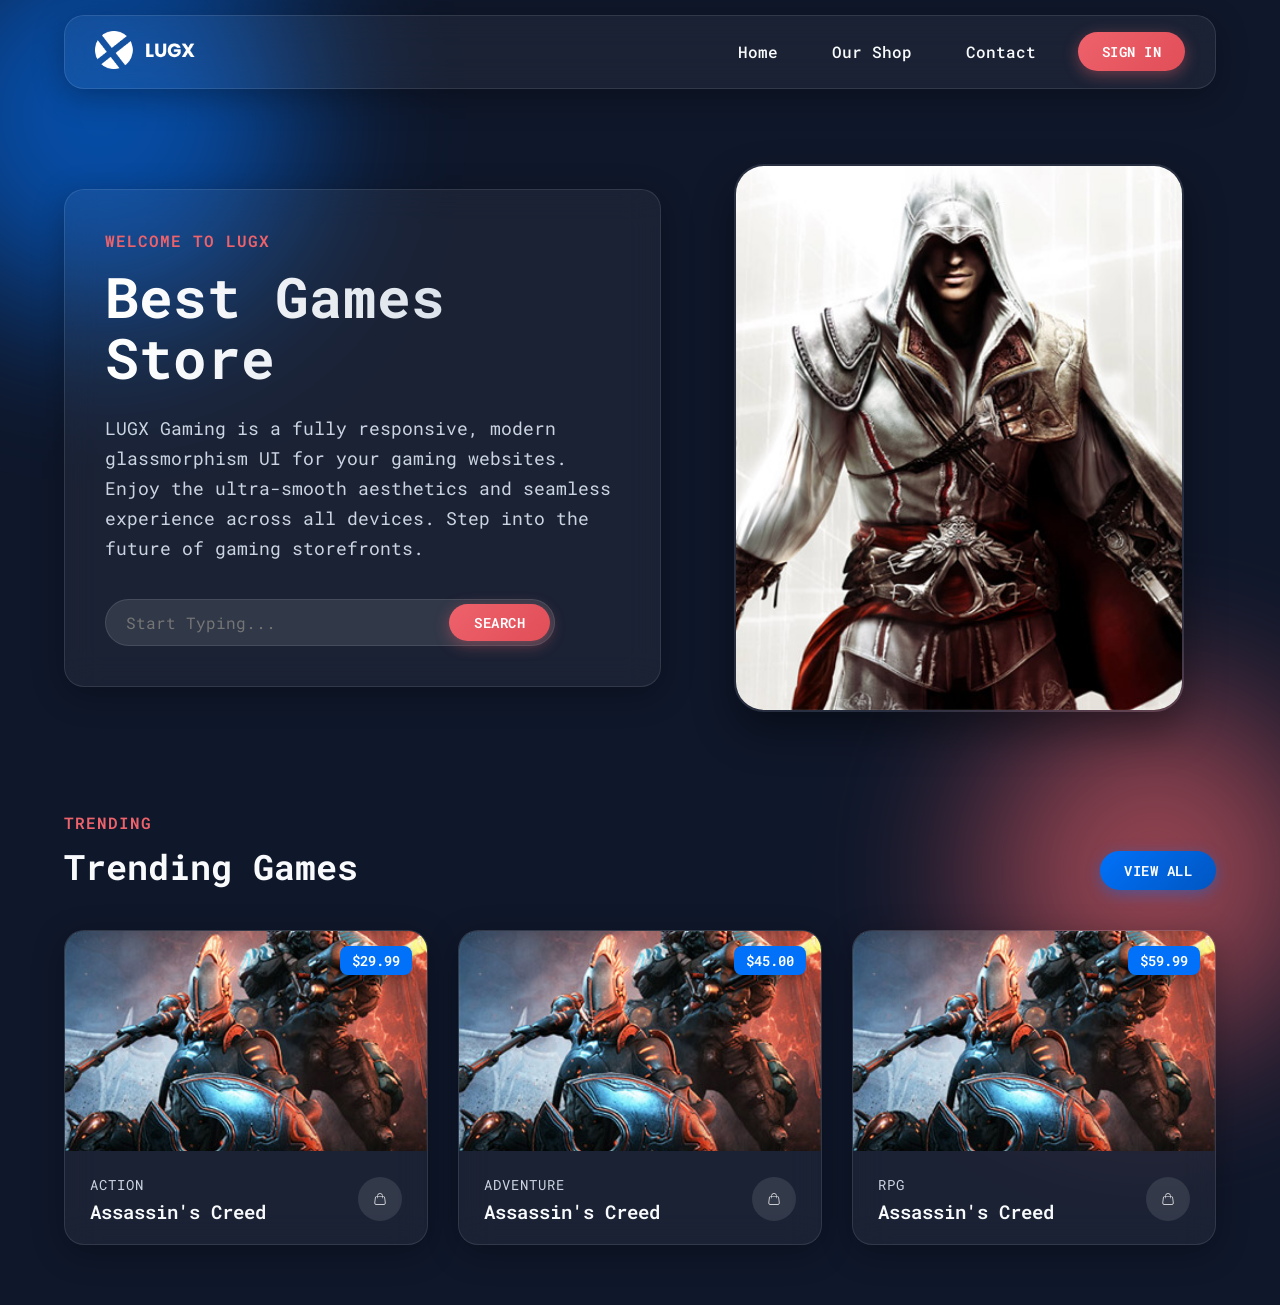
<file: index.html>
<!doctype html>
<html lang="en">
<head>
  <meta charset="UTF-8" />
  <meta name="viewport" content="width=device-width, initial-scale=1.0" />
  
  <!--Font-->
  <link rel="preconnect" href="https://fonts.googleapis.com" />
  <link rel="preconnect" href="https://fonts.gstatic.com" crossorigin />
  <link
    href="https://fonts.googleapis.com/css2?family=Roboto+Mono:ital,wght@0,100..700;1,100..700&display=swap"
    rel="stylesheet"
  />

  <title>Alsaie Store - Modern Gaming</title>

  <!--Connect the css-->
  <link rel="stylesheet" href="style.css" />
</head>

<body>
  <!-- Background animated blobs -->
  <div class="blob blob-1"></div>
  <div class="blob blob-2"></div>

  <!--Header-->
  <header class="header glass-panel">
    <!--Logo-->
    <a href="#" class="logo-link">
      <img class="logo" src="logo.png" alt="Lugx Logo" />
    </a>

    <!--Links and buttons-->
    <nav class="nav-links" id="nav-links">
      <a href="#" class="nav-item">Home</a>
      <a href="#" class="nav-item">Our Shop</a>
      <a href="#" class="nav-item">Contact</a>
      <button class="btn btn-primary">Sign in</button>
    </nav>
    
    <!-- Mobile Menu Toggle -->
    <div class="menu-toggle" id="mobile-menu">
      <span></span>
      <span></span>
      <span></span>
    </div>
  </header>

  <main class="main-content">
    <!--Landing page-->
    <section class="landing-page">
      <!--Left side-->
      <div class="landing-page-left glass-panel">
        <div class="hero-text">
          <span class="subtitle">Welcome to lugx</span>
          <h1>Best Games Store</h1>
          <p>
            LUGX Gaming is a fully responsive, modern glassmorphism UI for your
            gaming websites. Enjoy the ultra-smooth aesthetics and seamless experience
            across all devices. Step into the future of gaming storefronts.
          </p>
        </div>

        <div class="search-container">
          <input type="text" placeholder="Start Typing..."/>
          <button class="btn btn-primary">Search</button>
        </div>
      </div>

      <!--Right side-->
      <div class="hero-image-wrapper">
        <img class="hero-image floating" src="banner-image.jpg" alt="Banner Image" />
      </div>
    </section>

    <!--Trending Games-->
    <section class="trending-container">
      <div class="section-header">
        <div class="header-titles">
          <span class="subtitle">Trending</span>
          <h2>Trending Games</h2>
        </div>
        <button class="btn btn-secondary">View All</button>
      </div>

      <div class="trending-cards">
        <div class="card glass-panel">
          <div class="card-img-wrapper">
             <img class="thumb" src="trending-01.jpg" alt="Trending Game 1" />
             <div class="price-tag">$29.99</div>
          </div>
          <div class="card-info">
            <div class="card-name">
              <p class="category">Action</p>
              <h3>Assassin's Creed</h3>
            </div>
            <a href="#" class="buy-btn">
              <img src="online-shopping.png" alt="Buy" />
            </a>
          </div>
        </div>

        <div class="card glass-panel">
          <div class="card-img-wrapper">
             <img class="thumb" src="trending-01.jpg" alt="Trending Game 2" />
             <div class="price-tag">$45.00</div>
          </div>
          <div class="card-info">
            <div class="card-name">
              <p class="category">Adventure</p>
              <h3>Assassin's Creed</h3>
            </div>
            <a href="#" class="buy-btn">
              <img src="online-shopping.png" alt="Buy" />
            </a>
          </div>
        </div>

        <div class="card glass-panel">
          <div class="card-img-wrapper">
             <img class="thumb" src="trending-01.jpg" alt="Trending Game 3" />
             <div class="price-tag">$59.99</div>
          </div>
          <div class="card-info">
            <div class="card-name">
              <p class="category">RPG</p>
              <h3>Assassin's Creed</h3>
            </div>
            <a href="#" class="buy-btn">
              <img src="online-shopping.png" alt="Buy" />
            </a>
          </div>
        </div>
      </div>
    </section>
  </main>

  <!-- JavaScript for Mobile Menu Toggle -->
  <script>
    const mobileMenuBtn = document.getElementById('mobile-menu');
    const navLinks = document.getElementById('nav-links');

    mobileMenuBtn.addEventListener('click', () => {
      navLinks.classList.toggle('active');
    });
  </script>
</body>
</html>
</file>
<file: style.css>
/* GLOBAL STYLES & VARIABLES */
:root {
    --primary: #ee626b;
    --primary-hover: #ff747e;
    --secondary: #0171f9;
    --secondary-hover: #2386fe;
    --bg-dark: #0f172a;
    --text-main: #f8fafc;
    --text-muted: #cbd5e1;
    --glass-bg: rgba(255, 255, 255, 0.05);
    --glass-border: rgba(255, 255, 255, 0.1);
    --glass-blur: blur(16px);
    --glass-shadow: 0 8px 32px 0 rgba(0, 0, 0, 0.3);
}

* {
    box-sizing: border-box;
    margin: 0;
    padding: 0;
}

body {
    font-family: "Roboto Mono", monospace;
    background-color: var(--bg-dark);
    color: var(--text-main);
    min-height: 100vh;
    overflow-x: hidden;
    position: relative;
}

/* BACKGROUND BLOBS FOR LIQUID GLASS EFFECT */
.blob {
    position: absolute;
    filter: blur(80px);
    z-index: -1;
    opacity: 0.6;
    border-radius: 50%;
    animation: float 10s infinite ease-in-out alternate;
}

.blob-1 {
    background: var(--secondary);
    width: 400px;
    height: 400px;
    top: -100px;
    left: -100px;
}

.blob-2 {
    background: var(--primary);
    width: 350px;
    height: 350px;
    bottom: 20%;
    right: -50px;
    animation-delay: -5s;
}

@keyframes float {
    0% {
        transform: translateY(0) scale(1);
    }

    100% {
        transform: translateY(50px) scale(1.1);
    }
}

@keyframes float-hero {
    0% {
        transform: translateY(0);
    }

    50% {
        transform: translateY(-15px);
    }

    100% {
        transform: translateY(0);
    }
}

/* LIQUID GLASS UTILITY */
.glass-panel {
    background: var(--glass-bg);
    backdrop-filter: var(--glass-blur);
    -webkit-backdrop-filter: var(--glass-blur);
    /* Safari */
    border: 1px solid var(--glass-border);
    box-shadow: var(--glass-shadow);
    border-radius: 20px;
}

/* BUTTONS */
.btn {
    font-family: "Roboto Mono", monospace;
    font-weight: 600;
    border: none;
    padding: 10px 24px;
    border-radius: 30px;
    cursor: pointer;
    transition: all 0.3s ease;
    font-size: 14px;
    text-transform: uppercase;
    letter-spacing: 0.5px;
}

.btn-primary {
    background: linear-gradient(135deg, var(--primary), #e14e58);
    color: white;
    box-shadow: 0 4px 15px rgba(238, 98, 107, 0.4);
}

.btn-primary:hover {
    background: linear-gradient(135deg, var(--primary-hover), var(--primary));
    transform: translateY(-2px);
    box-shadow: 0 6px 20px rgba(238, 98, 107, 0.6);
}

.btn-secondary {
    background: linear-gradient(135deg, var(--secondary), #0056c1);
    color: white;
    box-shadow: 0 4px 15px rgba(1, 113, 249, 0.4);
}

.btn-secondary:hover {
    background: linear-gradient(135deg, var(--secondary-hover), var(--secondary));
    transform: translateY(-2px);
    box-shadow: 0 6px 20px rgba(1, 113, 249, 0.6);
}

/* HEADER */
.header {
    position: sticky;
    top: 15px;
    z-index: 1000;
    display: flex;
    justify-content: space-between;
    align-items: center;
    margin: 15px 5%;
    padding: 15px 30px;
}

.logo {
    width: 100px;
    transition: transform 0.3s ease;
}

.logo:hover {
    transform: scale(1.05);
}

.nav-links {
    display: flex;
    align-items: center;
    gap: 30px;
}

.nav-item {
    color: var(--text-main);
    text-decoration: none;
    font-weight: 500;
    padding: 8px 12px;
    border-radius: 12px;
    transition: all 0.3s ease;
    position: relative;
}

.nav-item::after {
    content: '';
    position: absolute;
    width: 0;
    height: 2px;
    bottom: 0;
    left: 50%;
    background-color: var(--primary);
    transition: all 0.3s ease;
    transform: translateX(-50%);
}

.nav-item:hover {
    color: var(--primary);
    background: rgba(255, 255, 255, 0.05);
}

.nav-item:hover::after {
    width: 80%;
}

.menu-toggle {
    display: none;
    flex-direction: column;
    gap: 5px;
    cursor: pointer;
}

.menu-toggle span {
    width: 25px;
    height: 3px;
    background-color: var(--text-main);
    border-radius: 3px;
}

/* MAIN CONTENT LAYOUT */
.main-content {
    padding: 20px 5% 60px;
}

/* LANDING PAGE */
.landing-page {
    display: flex;
    justify-content: space-between;
    align-items: center;
    padding: 40px 0 80px;
    gap: 40px;
}

.landing-page-left {
    flex: 1;
    max-width: 600px;
    padding: 40px;
}

.hero-text .subtitle {
    color: var(--primary);
    font-weight: 600;
    letter-spacing: 1px;
    text-transform: uppercase;
    display: block;
    margin-bottom: 15px;
}

.hero-text h1 {
    font-size: 3.5rem;
    line-height: 1.1;
    margin-bottom: 25px;
    background: linear-gradient(to right, #fff, var(--text-muted));
    -webkit-background-clip: text;
    -webkit-text-fill-color: transparent;
}

.hero-text p {
    color: var(--text-muted);
    line-height: 1.7;
    margin-bottom: 35px;
    font-size: 1.1rem;
}

.search-container {
    display: flex;
    gap: 15px;
    position: relative;
    width: 100%;
    max-width: 450px;
}

.search-container input {
    flex: 1;
    background: rgba(255, 255, 255, 0.1);
    border: 1px solid var(--glass-border);
    border-radius: 30px;
    padding: 12px 20px;
    color: white;
    font-family: inherit;
    font-size: 1rem;
    outline: none;
    transition: all 0.3s ease;
}

.search-container input:focus {
    background: rgba(255, 255, 255, 0.15);
    border-color: var(--secondary);
    box-shadow: 0 0 15px rgba(1, 113, 249, 0.3);
}

.search-container button {
    position: absolute;
    right: 5px;
    top: 5px;
    bottom: 5px;
    padding: 0 25px;
}

.hero-image-wrapper {
    flex: 1;
    display: flex;
    justify-content: center;
    align-items: center;
}

.hero-image {
    width: 100%;
    max-width: 450px;
    border-radius: 30px;
    box-shadow: 0 20px 40px rgba(0, 0, 0, 0.4);
    animation: float-hero 6s infinite ease-in-out;
    border: 2px solid var(--glass-border);
}

/* TRENDING SECTION */
.trending-container {
    margin-top: 20px;
}

.section-header {
    display: flex;
    justify-content: space-between;
    align-items: flex-end;
    margin-bottom: 40px;
}

.header-titles .subtitle {
    color: var(--primary);
    font-weight: 600;
    text-transform: uppercase;
    letter-spacing: 1px;
}

.header-titles h2 {
    font-size: 2.2rem;
    margin-top: 10px;
}

.trending-cards {
    display: grid;
    grid-template-columns: repeat(auto-fit, minmax(260px, 1fr));
    gap: 30px;
}

.card {
    transition: transform 0.3s ease, box-shadow 0.3s ease;
    overflow: hidden;
    display: flex;
    flex-direction: column;
}

.card:hover {
    transform: translateY(-10px);
    box-shadow: 0 15px 35px rgba(0, 0, 0, 0.4);
    border-color: rgba(255, 255, 255, 0.2);
}

.card-img-wrapper {
    position: relative;
    width: 100%;
    overflow: hidden;
}

.card .thumb {
    width: 100%;
    height: 220px;
    object-fit: cover;
    transition: transform 0.5s ease;
}

.card:hover .thumb {
    transform: scale(1.05);
}

.price-tag {
    position: absolute;
    top: 15px;
    right: 15px;
    background: var(--secondary);
    color: white;
    padding: 5px 12px;
    border-radius: 8px;
    font-weight: 600;
    font-size: 0.9rem;
    box-shadow: 0 4px 10px rgba(0, 0, 0, 0.3);
}

.card-info {
    display: flex;
    justify-content: space-between;
    align-items: center;
    padding: 20px 25px;
}

.card-name .category {
    color: var(--text-muted);
    font-size: 0.9rem;
    margin-bottom: 5px;
    text-transform: uppercase;
    letter-spacing: 1px;
}

.card-name h3 {
    font-size: 1.2rem;
    font-weight: 600;
}

.buy-btn {
    background: rgba(255, 255, 255, 0.1);
    padding: 12px;
    border-radius: 50%;
    display: flex;
    align-items: center;
    justify-content: center;
    transition: all 0.3s ease;
}

.buy-btn img {
    width: 20px;
    filter: brightness(0) invert(1);
}

.buy-btn:hover {
    background: var(--primary);
    transform: rotate(-10deg) scale(1.1);
}

/* RESPONSIVE DESIGN */
@media screen and (max-width: 900px) {
    .landing-page {
        flex-direction: column;
        text-align: center;
        padding: 20px 0 60px;
    }

    .landing-page-left {
        padding: 30px 20px;
    }

    .hero-text h1 {
        font-size: 2.2rem;
    }

    .search-container {
        margin: 0 auto;
    }

    .hero-image-wrapper {
        padding: 0 20px;
    }

    .nav-links {
        display: none;
        /* In a real app, toggle this with JS */
    }

    .nav-links.active {
        display: flex;
        flex-direction: column;
        position: absolute;
        top: 70px;
        left: 15px;
        right: 15px;
        background: var(--bg-dark);
        padding: 20px;
        border-radius: 20px;
        border: 1px solid var(--glass-border);
        box-shadow: 0 10px 30px rgba(0, 0, 0, 0.5);
        z-index: 1000;
    }

    .menu-toggle {
        display: flex;
    }
}

@media screen and (max-width: 600px) {
    .section-header {
        flex-direction: column;
        align-items: flex-start;
        gap: 15px;
    }

    .header {
        margin: 10px 3%;
        padding: 15px;
    }

    .search-container {
        flex-direction: column;
        background: none;
        border: none;
    }

    .search-container input {
        margin-bottom: 10px;
        width: 100%;
    }

    .search-container button {
        position: static;
        width: 100%;
        padding: 12px;
    }

    .hero-text h1 {
        font-size: 1.8rem;
    }

    .landing-page-left {
        padding: 20px 10px;
    }

    .blob-1 {
        width: 250px;
        height: 250px;
    }

    .blob-2 {
        width: 200px;
        height: 200px;
    }
}
</file>
